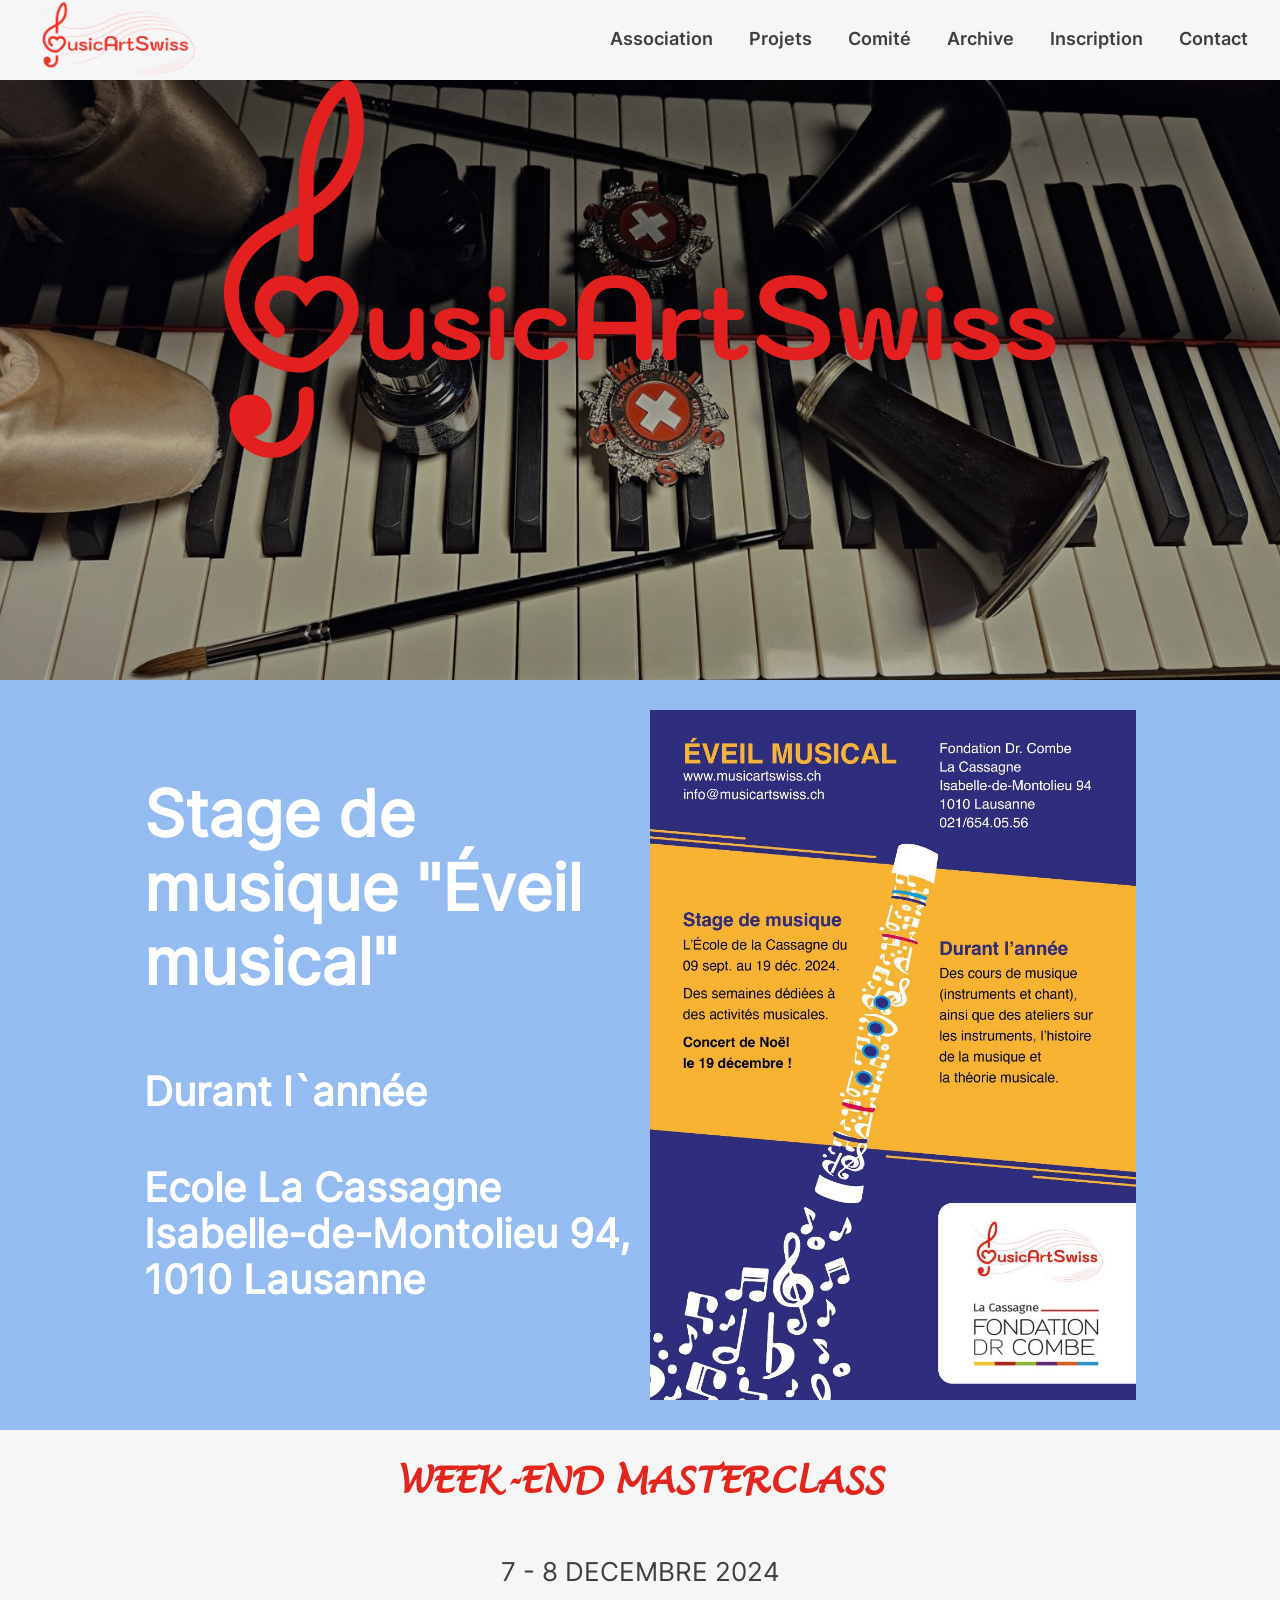
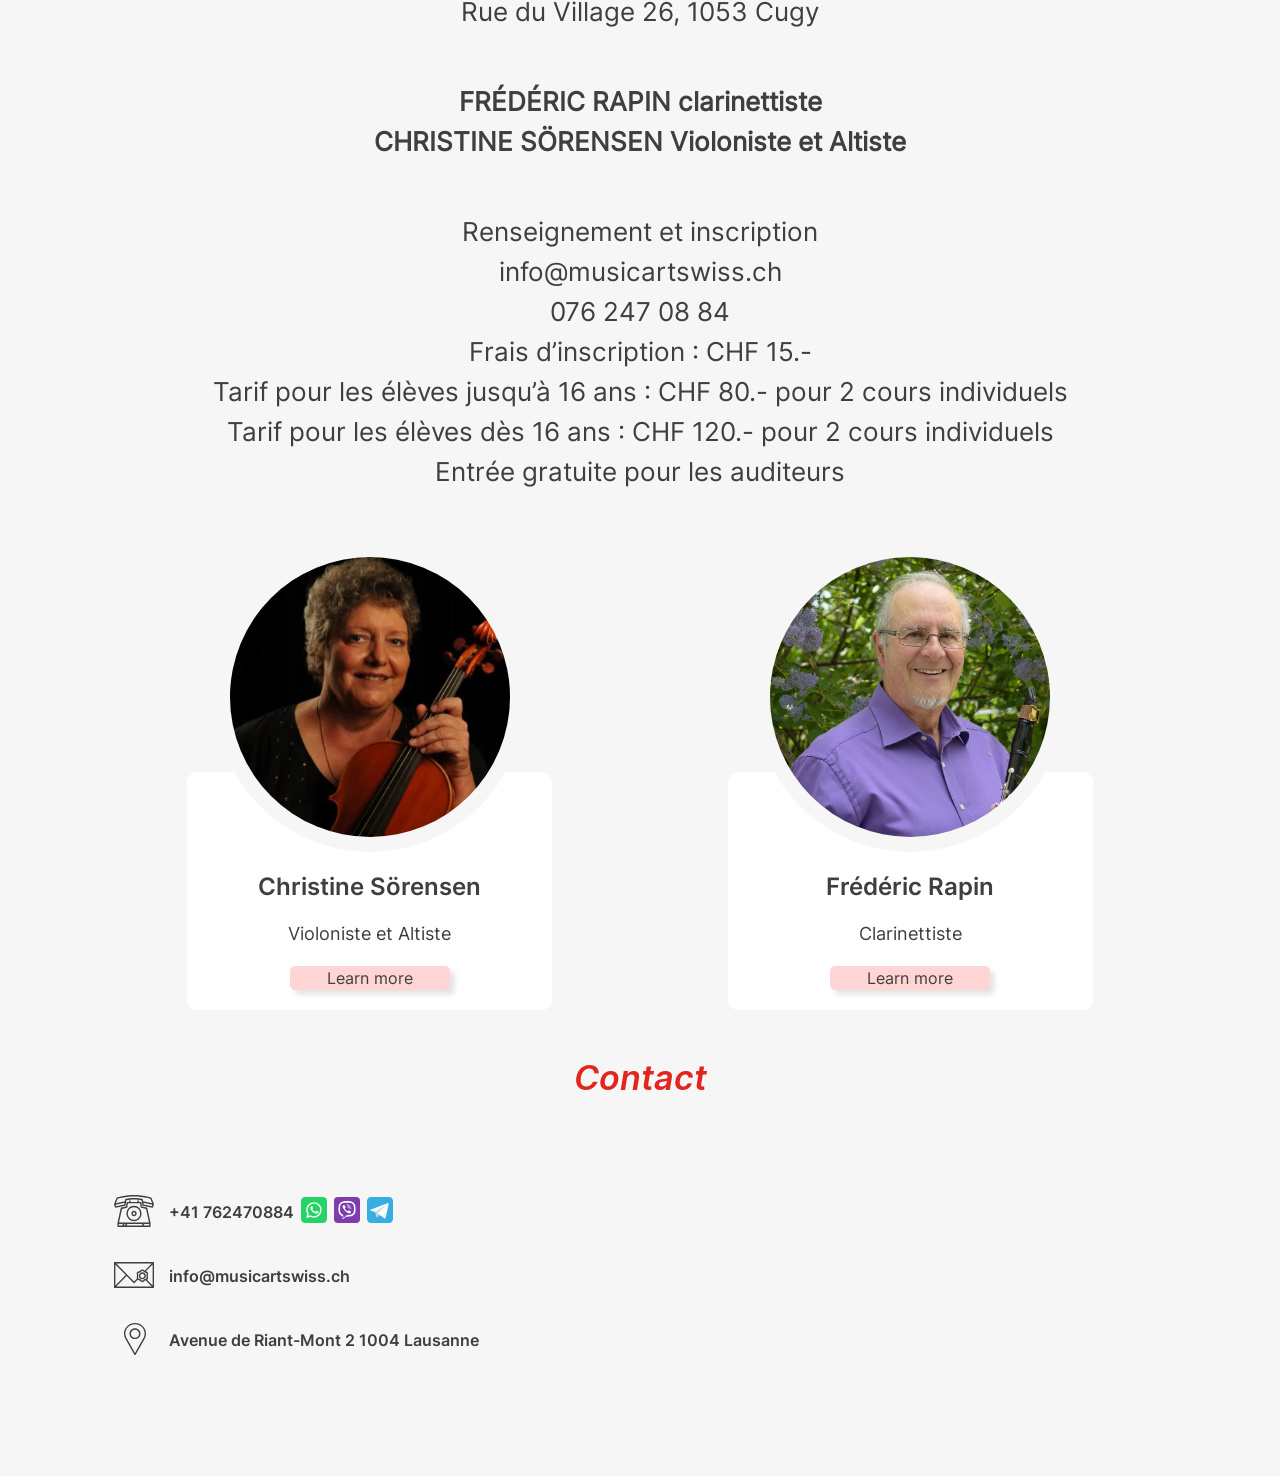
<file: index.html>
<!DOCTYPE html>
<html lang="fr">
<head>
  <meta charset="UTF-8">
  <meta http-equiv="X-UA-Compatible" content="IE=edge">
  <meta name="viewport" content="width=device-width, initial-scale=1.0, minimum-scale=1">
  <title>MusicArtSwiss</title>
  <meta name="description" content="MusicArtSwiss est une association culturelle, dont le siège à Lausanne. L’association souhaite transmettre son expérience et son enthousiasme aux nouvelles
    générations d’artistes, en les soutenant dans la réalisation de leurs projets artistiques
    et en favorisant les rencontres.">
  <link rel="stylesheet" href="css/main.css">
  <link rel="icon" href="assets/ico/favicon6.ico">
</head>
<body>
  <div class="overlay"></div>
  <header class="header">
    <div class="wrapper header__wrapper">
      <a class="logo__link" href="./index.html"><img class="logo" src="assets/logo/logo-horizontal.png" alt="Logo MusicArtSwiss"></a>
      <div class="header__nav-lang">
        <nav class="header__nav">
          <ul class="nav">
            <li><a class="nav__link separate-block" href="#about">Association</a></li>
            <li><a class="nav__link separate-block" href="#projects">Projets</a></li>
            <li><a class="nav__link separate-block" href="#committee">Comité</a></li>
            <li><a class="nav__link separate-block" href="#archive">Archive</a></li>
            <li><a class="nav__link separate-block" href="#support">Inscription</a></li>
            <li><a class="nav__link" href="#contacts">Contact</a></li>
          </ul>
        </nav>
        <button class="burger"></button>
        <!-- <img class="flag" src="assets/icons/french.svg" width="30px" height="16px" alt="French flag" loading="lazy"> -->
      </div>
    </div>
  </header>
  <main>
    <section class="start-screen active">
      <img class="start-screen__img" src="assets/img/logo-b-red.png" loading="lazy" alt="Piano">
    </section>
    <section class="about">
      <div class="wrapper">
        <div class="about__wrapper">
          <div class="about__content">
            <h1><span class="italic">MusicArtSwiss</span> est une association culturelle, dont le siège à Lausanne</h1>
            <p>Les membres du comité possèdent une large expérience dans l'organisation de
            différents projets culturels: rencontres internationales de musiciens et d'artistes,
            festivals et concerts, masterclasses, expositions.</p>
            <p>L’association souhaite <strong>transmettre son expérience et son enthousiasme aux nouvelles
            générations d’artistes</strong>, en les soutenant dans la réalisation de leurs projets artistiques
            et en favorisant les rencontres.</p>
          </div>
          <img src="assets/img/about3.jpg" alt="Lausanne view" width="47%" loading="lazy">
        </div>
        <h3>Buts de l’association</h3>
        <div class="goals__box">
          <div class="goals__block">
            <p>Développer des projets orientés vers l’éducation musicale, artistique et culturelle</p>
          </div>
          <div class="goals__block">
            <p>Soutenir des projets favorisant l'intégration sociale et culturelle des enfants et des jeunes
            en facilitant l'accès à la pratique artistique, en particulier à la musique d'ensemble</p>
          </div>
          <div class="goals__block">
            <p>Collaborer avec les autorités scolaires ainsi qu'avec les instances culturelles en Suisse et
            dans d'autres pays dans le cadre de projets éducatifs musicaux et artistiques</p>
          </div>
        </div>
      </div>
    </section>
    <section class="current active">
      <div class="wrapper">
        <div class="poster">
          <h2>Stage de musique "Éveil musical"</h2>
          <p class="current__p">Durant l`année</p>
          <p class="current__p">Ecole La Cassagne<br>Isabelle-de-Montolieu 94, 1010 Lausanne</p>
        </div>
        <img src="assets/img/flyer6.jpg" width="40%" alt="Info about concert" loading="lazy">
      </div>
    </section>
    <section class="masterclass active">
      <div class="wrapper">
        <div class="masterclass__content">
          <h2>WEEK-END MASTERCLASS</h2>
          <p class="masterclass__p">7 - 8 DECEMBRE 2024<br>
          Rue du Village 26, 1053 Cugy</p>
          <p class="masterclass__p"><b>FRÉDÉRIC RAPIN clarinettiste<br>
          CHRISTINE SÖRENSEN Violoniste et Altiste</b></p>
          <div class="masterclass__p">Renseignement et inscription<br>
            info@musicartswiss.ch<br>
            076 247 08 84<br>
            Frais d’inscription : CHF 15.-<br>
            Tarif pour les élèves jusqu’à 16 ans : CHF 80.- pour 2 cours individuels<br>
            Tarif pour les élèves dès 16 ans : CHF 120.- pour 2 cours individuels<br>
            Entrée gratuite pour les auditeurs
          </div>
        </div>
        <div class="masterclass__teachers">
          <div class="committee__block">
            <img class="committee__img" src="./assets/img/christine.jpg" alt="Christine Sörensen" loading="lazy">
            <div class="committee__content">
              <p class="committee__name">Christine Sörensen</p>
              <p>Violoniste et Altiste</p>
              <button class="committee__button">Learn more</button>
            </div>
          </div>
          <div class="committee__block">
              <img class="committee__img" src="./assets/img/frédéric.jpg" alt="Frédéric Rapin" loading="lazy">
              <div class="committee__content">
                <p class="committee__name">Frédéric Rapin</p>
                <p>Clarinettiste</p>
                <button class="committee__button">Learn more</button>
              </div>
          </div>
        </div>
      </div>
    </section>
    <section class="projects">
      <div class="wrapper">
        <h2>Projets et évènements 2024</h2>
        <ol>
          <li>Évènement de Nouvel An, 12 janvier 2024.
            <div class="opening">
              <img src="assets/img/opening.jpg" width="40%" alt="Committee members" loading="lazy">
              <p>Comité (de gauche à droite): Milutin Pavlovic, Pierre Crotti, Nina Sofronski, Christine Sörensen, Anna Kaira</p>
            </div>
          </li>
          <li>Saison de concerts "Tout le bonheur du monde" au bénéfice de la Fondation Planètes Enfants Malades du 20 octobre 2023 au 23 juin 2024.
            <div class="flyer">
              <img src="assets/img/flyer1.jpg" width="40%" alt="Info about concerts" loading="lazy">
              <img src="assets/img/flyer2.jpg" width="40%" alt="Info about concerts" loading="lazy">
            </div>
          </li>
          <li>Campus "Schola Musicae", du 1er au 6 juillet 2024, à Lausanne.  Semaine intensive d'apprentissage musical pour la jeunesse, organisée par l'Ecole de musique Lausanne (EML), avec la collaboration de MusicArtSwiss.
            <div class="flyer">
              <img src="assets/img/flyer3.jpg" width="40%" alt="Info about concerts" loading="lazy">
              <img src="assets/img/flyer4.jpg" width="40%" alt="Info about concerts" loading="lazy">
            </div>
          </li>
          <li>Camp "Éveil musical pour les enfants avec un handicap" à l' automne 2024.
            <div class="flyer">
              <img src="assets/img/flyer6.jpg" width="40%" alt="Info about concerts" loading="lazy">
            </div>
          </li>
          <li>Masterclass de chants et d’instruments pendant toute l'année.</li>
        </ol>
      </div>
    </section>
    <section class="committee">
      <div class="wrapper">
        <h2>Comité</h2>
        <div class="committee__box">
          <div class="committee__block">
            <img class="committee__img" src="./assets/img/nina.png" alt="Nina Sofronski" loading="lazy">
            <div class="committee__content">
              <p class="committee__name">Nina Sofronski</p>
              <p>Présidente</p>
              <button class="committee__button">Learn more</button>
            </div>
          </div>
          <div class="committee__block">
            <img class="committee__img" src="./assets/img/pierre.jpg" alt="Pierre Crotti" loading="lazy">
            <div class="committee__content">
              <p class="committee__name">Pierre Crotti</p>
              <p>Vice-président</p>
              <button class="committee__button">Learn more</button>
            </div>
          </div>
          <div class="committee__block">
            <img class="committee__img" src="./assets/img/milutin.jpg" alt="Milutin Pavlovic" loading="lazy">
            <div class="committee__content">
              <p class="committee__name">Milutin Pavlovic</p>
              <p>Secrétaire et trésorier</p>
              <button class="committee__button">Learn more</button>
            </div>
          </div>
          <div class="committee__block">
            <img class="committee__img" src="./assets/img/anna.jpg" alt="Anna Kaira" loading="lazy">
            <div class="committee__content">
              <p class="committee__name">Anna Kaira</p>
              <p>Responsable artistique</p>
              <button class="committee__button">Learn more</button>
            </div>
          </div>
          <div class="committee__block">
            <img class="committee__img" src="./assets/img/christine.jpg" alt="Christine Sörensen" loading="lazy">
            <div class="committee__content">
              <p class="committee__name">Christine Sörensen</p>
              <p>Conseillère pédagogique</p>
              <p>Violoniste et Altiste</p>
              <button class="committee__button">Learn more</button>
            </div>
          </div>
        </div>
      </div>
    </section>
    <section class="archive">
      <div class="wrapper">
        <h2>Projets culturels entre 2018 et 2023</h2>
        <h3>Saison de concerts 2023 - 2024 "Tout le bonheur du monde" au bénéfice de la Fondation Planètes Enfants Malades</h2>
          <video preload="none" width="100%" height="100%" controls poster="assets/img/poster.png">
            <source src="assets/video/tout le bonheur du monde.mp4">
          </video>
          <p>Concert 3 décembre 2023 à 19 heures, Eglise de Villamont, Lausanne.</p>
        <video preload="none" controls poster="assets/img/poster2.png">
          <source src="assets/video/projets2018-2023merci.mp4">
        </video>
        <h4>Organisation de différents projets culturels entre 2018 et 2023:</h4>
        <p>"Rencontres musicales", concerts à Lausanne, Genève, Berne, Belgrade et Nis (Serbie);<br>
          Musique et chants de Noël à la Cathédrale de Lausanne;<br>
          Ecoles de musique d’été pour jeunes musiciens à Vienne et Trieste;<br>
          Animations musicales pour enfants hospitalisés (CHUV Lausanne, oncologie).
        </p>
        <h4>Collaborations musicales:</h4>
        <p>Ministrings (Lausanne), Choeur du centre culturel de Belgrade, Choeur "Branko" de Nis (Serbie);
          Ecole de musique Lausanne, Conservatoire de Lausanne, Ecole de musique Vaudoise en Réseau, 
          Ecole de musique "S. Mokranjac" de Belgrade.
        </p>
        <h4>Soutiens:</h4>
        <p>Ministère de la Serbie, Eglise orthodoxe serbe, Association Amici Gioventù Musicale et Accademia Ars Nova, Trieste.</p>
      </div>
    </section>
    <section class="support">
      <div class="wrapper">
        <h2>Pour nous soutenir</h2>
        <div class="support__box">
          <div class="support__join">
            <div class="support__link">Devenir membre</div>
            <div>
              <p>Si les projets de <span class="italic"><strong>MusicArtSwiss</strong></span>, vous tiennent à cœur, <strong>devenez membre de notre 
            association !</strong> Vous contribuez ainsi à soutenir directement les activités de 
            l'association.</p>
              <p>Cotisation annuelle</p>
              <p>Membre: 40.-</p>
              <p class="price">Étudiant/apprenti, jusqu'à 25 ans:&nbsp;20.-</p>
              <p>Couple: 60.-</p>
              <p>Pour devenir membre de l'association contactez-nous</p>
              <div class="support__contacts">
                <a href="mailto:info@musicartswiss.ch">info@musicartswiss.ch</a>
                <a href="https://wa.me/41762470884">Whatsapp</a>
                <a href="viber://chat?number=%2B41762470884">Viber</a>
                <a href="https://t.me/+41762470884">Telegram</a>
              </div>
            </div>
          </div>
          <div class="support__donate">
            <div class="support__link">Faire un don</div>
            <p><strong>Tous les dons sont évidemment les bienvenus !</strong></p>
            <p>Pour le paiement de votre cotisation, vous avez le choix entre:</p>
            <ul class="payment-ways">
              <li>
                <p><b>QR code Twint</b></p>
                <img src="assets/img/qrcode.png" width="200" alt="QR-code" loading="lazy">
              </li>
              <li>
                <p><b>Virement  bancaire</b></p>
                <p><b>Compte / Payable à</b><br>
                  CH10 0900 0000 1588 3077 3<br>
                  MusicArtSwiss<br>
                  Avenue de Riant-Mont 2<br>
                  1004 Lausanne</p>
              </li>
            </ul>
          </div>
        </div>
      </div>
    </section>
  </main>
  <footer class="contacts" id="contacts">
    <div class="wrapper">
      <h2>Contact</h2>
      <div class="contacts__wrapper">
        <div>
          <div class="contacts__phone">
            <a href="tel:+41762470884"><p class="contacts__item phone">+41 762470884</p></a>
            <a href="https://wa.me/41762470884"><img src="assets/icons/whatsapp.svg" width="26" height="26" alt="Whatsapp icon" loading="lazy"></a>
            <a href="viber://chat?number=%2B41762470884"><img src="assets/icons/viber.svg" width="26" height="26" alt="Viber icon" loading="lazy"></a>
            <a href="https://t.me/+41762470884"><img src="assets/icons/telegram.svg" width="26" height="26" alt="Telegram icon" loading="lazy"></a>
          </div>
          <a href="mailto:info@musicartswiss.ch"><p class="contacts__item mail">info@musicartswiss.ch</p></a>
          <a href="https://maps.app.goo.gl/aHu94WhU7Xwr6bgM7" target="_blank"><p class="contacts__item address">Avenue de Riant-Mont 2 1004 Lausanne</p></a>
        </div>
        <iframe src="https://www.google.com/maps/embed?pb=!1m18!1m12!1m3!1d2745.126919985042!2d6.628781612194577!3d46.52539026189156!2m3!1f0!2f0!3f0!3m2!1i1024!2i768!4f13.1!3m3!1m2!1s0x478c2e30213b6917%3A0x1c9d2ba6cd067323!2sAv.%20de%20Riant-Mont%202%2C%201004%20Lausanne%2C%20Switzerland!5e0!3m2!1sen!2str!4v1702410467352!5m2!1sen!2str" width="50%" height="300" style="border:0;" allowfullscreen="" loading="lazy" referrerpolicy="no-referrer-when-downgrade"></iframe>
      </div>
    </div>
  </footer>
  <div class="modal">
    <div class="modal__wrapper">
      <img class="modal__close" src="assets/icons/close.svg" alt="Close" loading="lazy">
    </div>
  </div>
  <script type="module" src="app.js"></script>
</body>
</html>
</file>
<file: css/main.css>
@font-face {
  font-family: "Lucida Italic";
  src: url("../assets/fonts/Lucida/lucida-italic.ttf");
}
@font-face {
  font-family: "Inter SemiBold";
  src: url("../assets/fonts/Inter/Inter-SemiBold.ttf");
}
@font-face {
  font-family: "Inter Regular";
  src: url("../assets/fonts/Inter/Inter-Regular.ttf");
}
@font-face {
  font-family: "Inter Italic";
  src: url("../assets/fonts/Inter/inter-italic.ttf");
}
* {
  box-sizing: border-box;
}

h1, h2, h3, h4, h5, p, ul, ol, li {
  margin: 0;
  padding: 0;
}

html {
  scroll-behavior: smooth;
  overflow-x: hidden;
}

html.lock {
  overflow: hidden;
}

body {
  max-width: 1440px;
  margin: 0 auto;
  overflow-x: hidden;
  background-color: #F6F6F6;
}

body.lock {
  overflow: hidden;
}

.wrapper {
  width: 95%;
  margin: 0 auto;
}

.header {
  background-color: #F6F6F6;
}

.header__wrapper {
  display: flex;
  justify-content: space-between;
  gap: 36px;
  align-items: center;
  position: relative;
}

.logo__link {
  width: 14%;
}
@media (max-width: 1080px) {
  .logo__link {
    width: 19%;
  }
}
@media (max-width: 880px) {
  .logo__link {
    width: 150px;
  }
}

.logo {
  position: relative;
  width: 100%;
}

.header__nav-lang {
  display: flex;
  gap: 30px;
}

.nav {
  display: flex;
  padding: 0;
  list-style: none;
  gap: 36px;
}
@media (max-width: 900px) {
  .nav {
    flex-direction: column;
    align-items: center;
    gap: 59px;
    margin: 40px 0;
  }
}

.nav__link {
  font: 18px "Inter SemiBold", sans-serif;
  line-height: 24px;
  color: #403F3D;
  cursor: pointer;
}
.nav__link::after {
  content: "";
  display: block;
  height: 2px;
  width: 100%;
  opacity: 0;
  transform: scale(0);
  background-color: #403F3D;
  transition: transform 0.5s, opacity 0.5s;
}
@media (hover: hover) {
  .nav__link:hover::after {
    transform: scale(1);
    opacity: 1;
  }
}

.flag {
  display: none;
  margin: auto 0;
  cursor: pointer;
}

a {
  text-decoration: none;
}

@media (max-width: 900px) {
  .header__nav {
    position: absolute;
    top: 0;
    right: -105%;
    width: 400px;
    height: 100vh;
    z-index: 3;
    padding-top: 60px;
    background-color: #F6F6F6;
    transition: right 0.6s;
  }
}
@media (max-width: 500px) {
  .header__nav {
    width: 300px;
  }
}

.header__nav.show {
  right: -5%;
}

.burger {
  display: none;
  position: relative;
  width: 48px;
  height: 48px;
  order: 2;
  z-index: 3;
  border: 1px solid #403F3D;
  border-radius: 50%;
  background-color: transparent;
}
@media (max-width: 900px) {
  .burger {
    display: block;
  }
}

.burger::before, .burger::after {
  content: "";
  position: relative;
  display: block;
  width: 22px;
  height: 2px;
  background-color: #403F3D;
  border-radius: 1px;
  left: 6px;
  transition: all 0.6s;
}

.burger::before {
  bottom: 3px;
}

.burger::after {
  top: 3px;
}

.burger.show::before {
  bottom: -1px;
  transform: rotate(45deg);
}

.burger.show::after {
  top: -1px;
  transform: rotate(-45deg);
}

.overlay {
  position: absolute;
  width: 100%;
  height: 100vh;
  background: rgba(41, 41, 41, 0);
  z-index: -1;
  transition: background-color 0.5s;
}

.overlay.show {
  background: rgba(41, 41, 41, 0.6);
  z-index: 2;
  transition: background-color 0.5s;
}

.start-screen {
  display: none;
  background: url(../assets/img/main1.jpg) rgba(0, 0, 0, 0.3);
  background-size: cover;
  background-position: center;
  background-blend-mode: multiply;
  width: 100%;
  height: 600px;
}
@media (max-width: 1070px) {
  .start-screen {
    height: 550px;
    padding: 10px 0;
  }
}
@media (max-width: 950px) {
  .start-screen {
    height: 500px;
  }
}
@media (max-width: 830px) {
  .start-screen {
    height: 400px;
  }
}
@media (max-width: 660px) {
  .start-screen {
    height: 350px;
    padding: 25px 0;
  }
}
@media (max-width: 660px) {
  .start-screen {
    height: 280px;
    padding: 10px 0;
  }
}
@media (max-width: 430px) {
  .start-screen {
    height: 210px;
    padding: 0 0;
  }
}

.start-screen.active {
  display: block;
}

.start-screen__img {
  display: block;
  width: 65%;
  margin: 0 auto 0;
}
@media (max-width: 530px) {
  .start-screen__img {
    width: 70%;
  }
}

.about {
  display: none;
  background-color: #F6F6F6;
  padding: 20px 0 30px;
}

.about.active {
  display: block;
}

.about__wrapper {
  display: flex;
  justify-content: space-between;
  align-items: center;
  margin-bottom: 30px;
}
.about__wrapper img {
  box-shadow: 5px 5px 5px rgba(0, 0, 0, 0.15);
}
@media (max-width: 1000px) {
  .about__wrapper img {
    width: 40%;
  }
}
@media (max-width: 950px) {
  .about__wrapper img {
    width: 100%;
    max-width: 660px;
  }
}
@media (max-width: 950px) {
  .about__wrapper {
    flex-direction: column-reverse;
  }
}

.about__content {
  width: 45%;
  font: 400 18px/24px "Inter Regular";
  color: #403F3D;
}
.about__content p {
  margin-bottom: 20px;
}
@media (max-width: 1292px) {
  .about__content {
    width: 50%;
  }
}
@media (max-width: 1000px) {
  .about__content {
    width: 59%;
  }
}
@media (max-width: 950px) {
  .about__content {
    width: 100%;
  }
}

h1 {
  margin: 20px 0;
  font: 600 28px/32px "Inter Italic";
}

.italic {
  font-family: "Inter Italic";
  color: #E2261E;
}

h3 {
  margin: 20px 0;
  font: 600 24px/30px "Inter Semibold";
  color: #403F3D;
}

.goals__box {
  display: flex;
  justify-content: space-between;
  flex-wrap: wrap;
  gap: 30px 10px;
  font: 400 16px/24px "Inter Regular";
  text-align: justify;
  color: #403F3D;
}
@media (max-width: 754px) {
  .goals__box {
    justify-content: space-around;
  }
}

.goals__block {
  width: 32%;
  min-width: 232px;
  padding: 20px;
  display: flex;
  align-items: center;
  background-color: #FFFFFF;
  border-radius: 5px;
  box-shadow: 5px 5px 5px rgba(0, 0, 0, 0.15);
}
@media (max-width: 499px) {
  .goals__block {
    width: 80%;
    text-align: left;
  }
}

.current {
  display: none;
  /*background-color: #E03737;*/
  background-color: #94bcf1;
  /*background-color: #f5f579;*/
  padding: 30px 0;
}
.current .wrapper {
  display: flex;
  justify-content: center;
  align-items: center;
  gap: 20px;
}
@media (max-width: 660px) {
  .current .wrapper {
    flex-direction: column;
    gap: 0px;
  }
}
.current h2 {
  margin: 20px 0 70px auto;
  color: #ffffff;
  font: 600 64px/74px "Inter Regular";
  text-align: start;
}
@media (max-width: 1090px) {
  .current h2 {
    font: 600 50px/60px "Inter Italic";
  }
}
@media (max-width: 830px) {
  .current h2 {
    margin: 20px 0 0 auto;
    font: 600 40px/46px "Inter Italic";
  }
}
@media (max-width: 660px) {
  .current h2 {
    margin: 0px 0 20px 0;
    font: 600 46px/54px "Inter Italic";
    text-align: center;
  }
}
@media (max-width: 590px) {
  .current h2 {
    width: 100%;
    text-align: center;
  }
}
@media (max-width: 500px) {
  .current h2 {
    font: 600 40px/46px "Inter Italic";
  }
}
.current p {
  color: #ffffff;
  font: 600 40px/46px "Inter Regular";
}
@media (max-width: 960px) {
  .current p {
    font: 600 34px/46px "Inter Italic";
  }
}
@media (max-width: 736px) {
  .current p {
    font: 600 30px/36px "Inter Italic";
  }
}
@media (max-width: 660px) {
  .current p {
    max-width: 500px;
    margin: 20px auto;
    text-align: center;
  }
}
@media (max-width: 410px) {
  .current p {
    width: 100%;
    font: 600 30px/40px "Inter Italic";
  }
}
@media (max-width: 1209px) {
  .current img {
    width: 45%;
  }
}
@media (max-width: 960px) {
  .current img {
    width: 50%;
  }
}
@media (max-width: 660px) {
  .current img {
    width: 100%;
  }
}

.current.active {
  display: block;
}

.poster {
  width: 40%;
}
@media (max-width: 1209px) {
  .poster {
    width: 45%;
  }
}
@media (max-width: 660px) {
  .poster {
    width: 100%;
  }
}

.current__p {
  margin: 50px 0;
}
@media (max-width: 960px) {
  .current__p {
    margin: 20px 0;
  }
}

.current__entrance {
  margin: 0 0 30px 0;
}

.video {
  display: none;
  padding: 20px 0;
  background-color: #F6F6F6;
}
.video h3 {
  color: #E2261E;
  margin: 10px 0;
}
.video p {
  margin: 20px 0;
  font: 400 18px/24px "Inter Regular";
}

.video.active {
  display: block;
}

.masterclass {
  display: none;
  margin: 30px 0;
}
.masterclass h2 {
  margin-bottom: 50px;
  font: 600 36px/42px "Lucida Italic";
}
@media (max-width: 620px) {
  .masterclass h2 {
    margin-bottom: 20px;
    font: 600 30px/36px "Lucida Italic";
  }
}

.masterclass.active {
  display: block;
}

.masterclass__content {
  text-align: center;
  font: 400 20px/30px "Inter Regular";
  color: #403F3D;
}

.masterclass__p {
  margin-bottom: 50px;
  text-align: center;
  font: 400 26px/40px "Inter Regular";
  color: #403F3D;
}
@media (max-width: 620px) {
  .masterclass__p {
    margin-bottom: 20px;
    font: 400 20px/30px "Inter Regular";
  }
}

.masterclass__teachers {
  display: flex;
  justify-content: space-evenly;
  align-items: center;
  gap: 20px;
}
@media (max-width: 567px) {
  .masterclass__teachers {
    flex-direction: column;
    gap: 0;
  }
}

.flyer {
  display: none;
  justify-content: center;
  gap: 40px;
  margin-top: 20px;
  margin-bottom: 20px;
}
@media (max-width: 1200px) {
  .flyer {
    gap: 10px;
  }
}
@media (max-width: 600px) {
  .flyer {
    flex-direction: column;
  }
}
@media (max-width: 1200px) {
  .flyer img {
    width: 49%;
  }
}
@media (max-width: 600px) {
  .flyer img {
    width: 100%;
  }
}

.flyer.active {
  display: flex;
}

.contacts {
  padding: 20px 0;
  background-color: #F6F6F6;
}

.contacts__wrapper {
  display: flex;
  justify-content: center;
  gap: 80px;
  align-items: center;
  margin: 30px 0;
}
.contacts__wrapper a {
  display: block;
  width: fit-content;
}
@media (hover: hover) {
  .contacts__wrapper a:hover .contacts__item::after {
    transform: scale(1);
    opacity: 1;
  }
}
@media (max-width: 946px) {
  .contacts__wrapper {
    gap: 0;
    justify-content: space-between;
  }
}
@media (max-width: 724px) {
  .contacts__wrapper {
    gap: 30px;
    flex-direction: column;
  }
}

@media (max-width: 724px) {
  iframe {
    width: 100%;
  }
}

.contacts__phone {
  display: flex;
  align-items: center;
  gap: 7px;
}
.contacts__phone img {
  border-radius: 4px;
}

.contacts__item {
  position: relative;
  padding: 20px 0 20px 55px;
  margin: 0;
  font: 600 16px/24px "Inter SemiBold";
  color: #403F3D;
}
.contacts__item::before {
  content: "";
  position: absolute;
  width: 40px;
  height: 32px;
  left: 0px;
  top: 15px;
}
.contacts__item::after {
  content: "";
  display: block;
  position: absolute;
  height: 2px;
  width: calc(100% - 55px);
  opacity: 0;
  transform: scale(0);
  background-color: #403F3D;
  transition: transform 0.5s, opacity 0.5s;
}

.phone::before {
  background-image: url(../assets/icons/icon-phone.svg);
}

.mail::before {
  background-image: url(../assets/icons/icon-email.svg);
}

.address::before {
  width: 22px;
  left: 10px;
  background-image: url(../assets/icons/icon-marker.svg);
}

.projects {
  display: none;
  padding: 20px 0;
}
.projects li {
  margin: 30px 0;
  font: 600 20px/24px "Inter Semibold";
  color: #403F3D;
}
.projects p {
  margin: 10px 0;
  font: 400 18px/24px "Inter Regular";
}
.projects .flyer {
  display: flex;
  margin-top: 20px;
}

.projects.active {
  display: block;
}

.opening {
  display: flex;
  align-items: center;
  gap: 40px;
  margin-top: 20px;
}
@media (max-width: 1220px) {
  .opening img {
    width: 50%;
  }
}
@media (max-width: 505px) {
  .opening img {
    width: 100%;
  }
}
@media (max-width: 505px) {
  .opening {
    flex-direction: column;
    gap: 0px;
  }
}

ol {
  margin-left: 25px;
}

.committee {
  display: none;
  padding: 20px 0;
  background-color: #F6F6F6;
}

.committee.active {
  display: block;
}

h2 {
  font: 600 34px/36px "Inter Italic";
  color: #E2261E;
  text-align: center;
}

.committee__box {
  display: flex;
  justify-content: space-evenly;
  flex-wrap: wrap;
  gap: 50px 15px;
  margin: 20px 0;
}

.committee__block {
  width: 30%;
  min-width: 262px;
  cursor: pointer;
  transition: box-shadow 0.5s;
}
@media (max-width: 567px) {
  .committee__block {
    min-width: 330px;
  }
}
@media (hover: hover) {
  .committee__block:hover .committee__content {
    box-shadow: 0px 0px 20px 0px rgba(0, 0, 0, 0.15);
  }
  .committee__block:hover .committee__button {
    box-shadow: 0 0 0 #F6F6F6, inset 2px 2px 2px rgba(0, 0, 0, 0.1);
  }
}

.committee__content {
  margin-top: -80px;
  padding: 100px 0 20px;
  border-radius: 10px;
  background-color: #FFFFFF;
  text-align: center;
  font: 400 18px/24px "Inter Regular";
  color: #403F3D;
  transition: box-shadow 0.5s;
}
.committee__content p {
  margin-bottom: 20px;
}

.committee__img {
  position: relative;
  display: block;
  width: 85%;
  border-radius: 50%;
  margin: 0 auto;
  border: 15px solid #F6F6F6;
  z-index: 1;
}

.committee__name {
  font: 600 24px/30px "Inter Semibold";
}

.committee__button {
  width: 160px;
  height: 24px;
  border: 1px solid #ffd4d4;
  border-radius: 5px;
  background-color: #ffd4d4;
  font: 400 16px/20px "Inter Regular";
  color: #403F3D;
  box-shadow: 5px 5px 5px rgba(0, 0, 0, 0.1);
  cursor: pointer;
  transition: box-shadow 0.5s;
}

.archive {
  display: none;
  padding: 20px 0;
  font: 400 18px/24px "Inter Regular";
  color: #403F3D;
}
.archive video {
  display: block;
  width: 880px;
  max-height: 90vh;
  margin: 20px auto 0;
  cursor: pointer;
}
@media (max-width: 1200px) {
  .archive video {
    max-width: 100%;
  }
}
.archive h4, .archive p {
  width: 90%;
  margin: 20px auto 10px;
}
@media (max-width: 1200px) {
  .archive h4, .archive p {
    width: 100%;
  }
}

.archive.active {
  display: block;
}

h4 {
  margin: 20px 0 10px;
  font: 600 20px/24px "Inter Semibold";
  color: #403F3D;
}

.support {
  display: none;
  padding: 20px 0;
  background-color: #F6F6F6;
}
.support p {
  font: 400 18px/24px "Inter Regular";
  color: #403F3D;
  margin-bottom: 20px;
}

.support.active {
  display: block;
}

.support__box {
  display: flex;
  justify-content: space-between;
}
.support__box ul {
  font: 400 18px/24px "Inter Regular";
  color: #403F3D;
  margin-left: 20px;
}
@media (max-width: 594px) {
  .support__box {
    flex-direction: column;
    align-items: center;
  }
}

.support__join, .support__donate {
  width: 48%;
  text-align: justify;
}
@media (max-width: 594px) {
  .support__join, .support__donate {
    width: 90%;
  }
}

.support__link {
  display: block;
  height: 46px;
  margin: 40px 0 30px;
  text-align: center;
  border: 2px solid #ffd4d4;
  background-color: #ffd4d4;
  font: 600 24px/46px "Inter Semibold";
  color: #403F3D;
  box-shadow: 5px 5px 5px rgba(0, 0, 0, 0.1);
  transition: background-color 0.5s;
}

.support__contacts {
  display: flex;
  flex-direction: column;
  gap: 3px;
  width: 100%;
  max-width: 400px;
  margin: 0 auto;
  border: 3px solid #FFFFFF;
  background-color: #FFFFFF;
  box-shadow: 5px 5px 5px rgba(0, 0, 0, 0.1);
}
.support__contacts a {
  display: block;
  font: 600 18px/38px "Inter Semibold";
  color: #403F3D;
  text-align: center;
  background-color: #F6F6F6;
  transition: background-color 0.5s, box-shadow 0.5s;
  cursor: pointer;
}
@media (hover: hover) {
  .support__contacts a:hover {
    background-color: #ffe4e4;
    box-shadow: inset 1px 1px 1px rgba(0, 0, 0, 0.1);
  }
}

.payment-ways {
  display: flex;
  justify-content: space-between;
}
.payment-ways p {
  margin: 10px 0;
}
@media (max-width: 1080px) {
  .payment-ways {
    display: block;
  }
}

.price {
  text-align: start;
}

.modal {
  display: none;
  flex-direction: column;
  justify-content: center;
  position: fixed;
  top: 0;
  left: 0;
  width: 100%;
  height: 100vh;
  z-index: 3;
  background-color: rgba(64, 63, 61, 0.8);
}

.modal.show {
  display: flex;
}

.modal__wrapper {
  position: relative;
  width: 80%;
  height: 85%;
  margin: 0 auto;
  padding: 30px 40px;
  overflow-y: auto;
  box-shadow: 8px 8px 5px rgba(0, 0, 0, 0.3);
  background-color: #F6F6F6;
  font: 400 16px/24px "Inter Regular";
  text-align: justify;
}
@media (max-width: 1200px) {
  .modal__wrapper {
    width: 90%;
  }
}
@media (max-width: 600px) {
  .modal__wrapper {
    padding: 30px 20px;
  }
}

.modal__photo {
  float: left;
  margin: 0 20px 10px 0;
  box-shadow: 5px 5px 5px rgba(0, 0, 0, 0.3);
}
@media (max-width: 434px) {
  .modal__photo {
    display: none;
  }
}

.modal__close {
  position: absolute;
  top: 20px;
  right: 20px;
  transition: transform 0.5s;
  cursor: pointer;
}

.modal__close:hover {
  transform: scale(1.3);
}

/*# sourceMappingURL=main.css.map */
</file>
